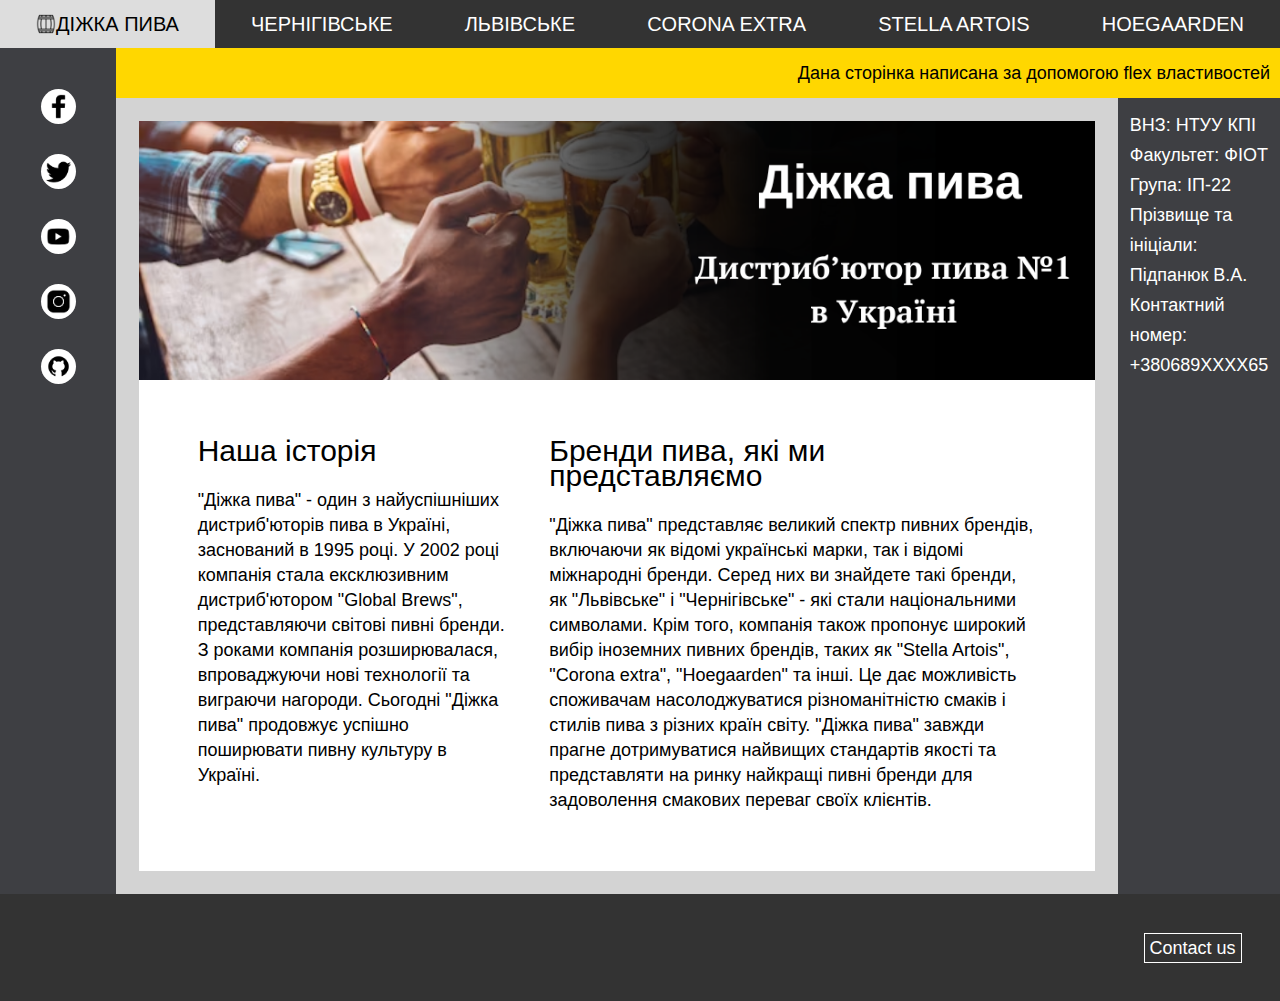
<file: index.html>
<!DOCTYPE html>
	<head>
		<title>title</title>
		<link rel="stylesheet" href="css/style.css" />
		<meta http-equiv="Content-type" content="text/html;charset=UTF-8" />
	</head>
	<body>
		<div class="content">
			<div class="navbar">
					<a href="index.html"><img src="img/icons8-wooden-beer-keg-100.png" alt="#">ДІЖКА ПИВА</a>
					<a href="chernihivske.html">ЧЕРНІГІВСЬКЕ</a>
					<a href="lvivske.html">ЛЬВІВСЬКЕ</a>
					<a href="corona.html">CORONA EXTRA</a>
					<a href="stella_artois.html">STELLA ARTOIS</a>
					<a href="hoegaarden.html">HOEGAARDEN</a>
			</div>
			<div class="row">
				<div class="block2">
					<div class="toolbar_item"><a class="icon" href="https://uk-ua.facebook.com/">
						<img src="img/icons8-facebook-500.png" alt="#">
					</a></div>
					<div class="toolbar_item"><a class="icon" href="https://twitter.com/" target="_blank">
						<img src="img/icons8-twitter-500.png" alt="#">
					</a></div>
					<div class="toolbar_item"><a class="icon" href="https://www.youtube.com/" target="_blank">
						<img src="img/icons8-youtube-500.png" alt="#">
					</a></div>
					<div class="toolbar_item"><a class="icon" href="https://www.instagram.com/" target="_blank">
						<img src="img/icons8-instagram-500.png" alt="#">
					</a></div>
					<div class="toolbar_item"><a class="icon" href="https://github.com/" target="_blank">
						<img src="img/icons8-github-512.png" alt="#">
					</a></div>

				</div>
				<div class="column">
					<div class="block3">
						Дана сторінка написана за допомогою flex властивостей
					</div>
					<div class="row">
						<div class="block4">
							<img src="img/mainwall.png" alt="#">
							<div class="main_text">
								<div class="main_text1">
									<h1>Наша історія</h1>
									<br>
									<b>
										"Діжка пива" - один з найуспішніших дистриб'юторів пива в Україні, заснований в 1995 році. У 2002 році компанія стала ексклюзивним дистриб'ютором "Global Brews", представляючи світові пивні бренди. З роками компанія розширювалася, впроваджуючи нові технології та виграючи нагороди. Сьогодні "Діжка пива" продовжує успішно поширювати пивну культуру в Україні.
									</b>	
								</div>
								<div class="main_text2">
									<h1>Бренди пива, які ми представляємо</h1>
								<br>
								<b>
									"Діжка пива" представляє великий спектр пивних брендів, включаючи як відомі українські марки, так і відомі міжнародні бренди. Серед них ви знайдете такі бренди, як "Львівське" і "Чернігівське" - які стали національними символами.

Крім того, компанія також пропонує широкий вибір іноземних пивних брендів, таких як "Stella Artois", "Corona extra", "Hoegaarden" та інші. Це дає можливість споживачам насолоджуватися різноманітністю смаків і стилів пива з різних країн світу.

"Діжка пива" завжди прагне дотримуватися найвищих стандартів якості та представляти на ринку найкращі пивні бренди для задоволення смакових переваг своїх клієнтів.
								</b>
								</div>
							</div>
						</div>
						<div class="block5">
							<div class="contacts">
								<ul>
									<li>ВНЗ: НТУУ КПІ</li>
									<li>Факультет: ФІОТ</li>
									<li>Група: ІП-22</li>
									<li>Прізвище та ініціали: Підпанюк В.А.</li>
									<li>Контактний номер: +380689ХХХХ65</li>
								</ul>
							</div>
						</div>
					</div>
				</div>
			</div>
			<div class="footer">
				<div class="footer_item">
					Contact us
				</div>
			</div>
		</div>
	</body>
</html>
</file>
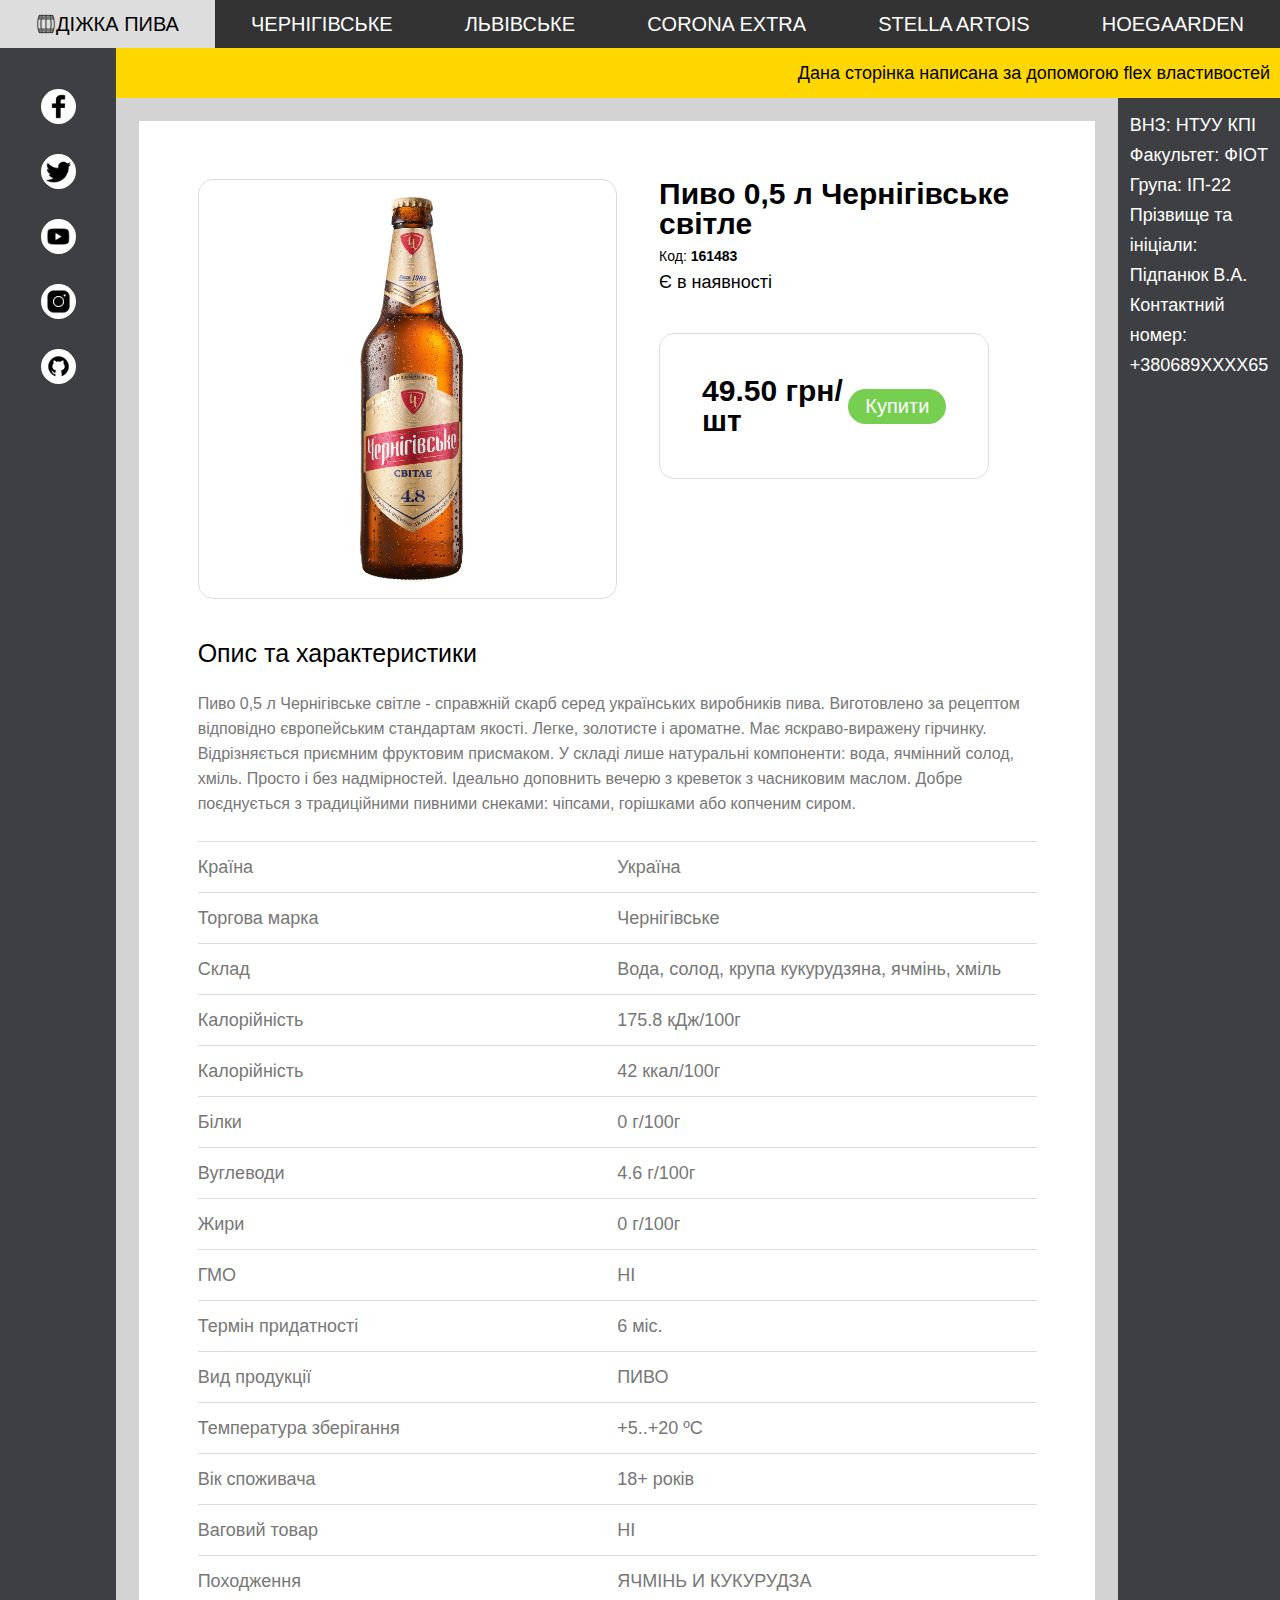
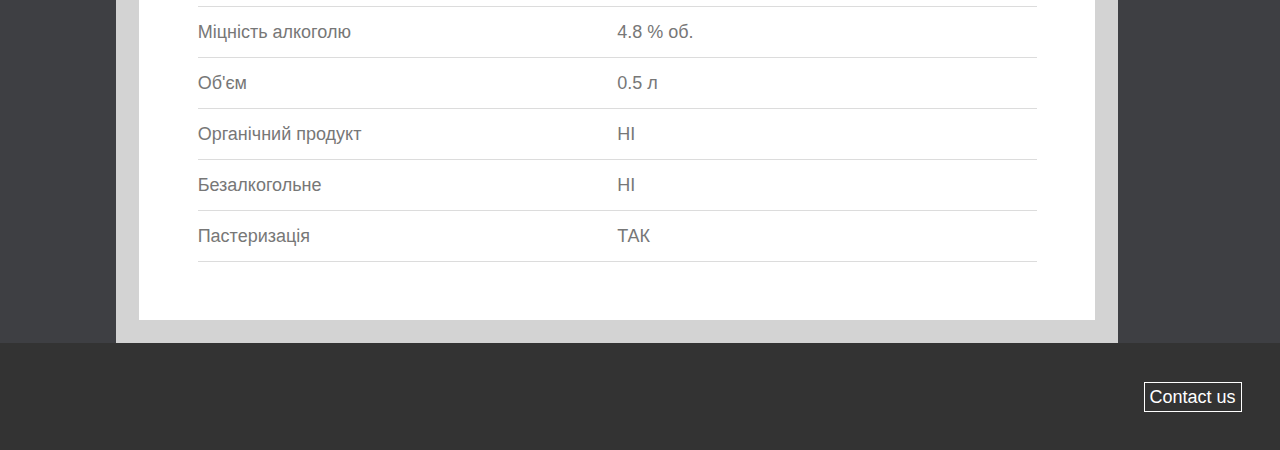
<file: chernihivske.html>
<!DOCTYPE html>
	<head>
		<title>title</title>
		<link rel="stylesheet" href="css/side_pages_style.css" />
		<meta http-equiv="Content-type" content="text/html;charset=UTF-8" />
	</head>
	<body>
		<div class="content">
			<div class="navbar">
					<a href="index.html"><img src="img/icons8-wooden-beer-keg-100.png" alt="#">ДІЖКА ПИВА</a>
					<a href="chernihivske.html">ЧЕРНІГІВСЬКЕ</a>
					<a href="lvivske.html">ЛЬВІВСЬКЕ</a>
					<a href="corona.html">CORONA EXTRA</a>
					<a href="stella_artois.html">STELLA ARTOIS</a>
					<a href="hoegaarden.html">HOEGAARDEN</a>
			</div>
			<div class="row">
				<div class="block2">
					<a class="icon" href="https://uk-ua.facebook.com/">
						<img src="img/icons8-facebook-500.png" alt="#">
					</a>
					<a class="icon" href="https://twitter.com/" target="_blank">
						<img src="img/icons8-twitter-500.png" alt="#">
					</a>
					<a class="icon" href="https://www.youtube.com/" target="_blank">
						<img src="img/icons8-youtube-500.png" alt="#">
					</a>
					<a class="icon" href="https://www.instagram.com/" target="_blank">
						<img src="img/icons8-instagram-500.png" alt="#">
					</a>
					<a class="icon" href="https://github.com/" target="_blank">
						<img src="img/icons8-github-512.png" alt="#">
					</a>

				</div>
				<div class="column">
					<div class="block3">
						Дана сторінка написана за допомогою flex властивостей
					</div>
					<div class="row">
						<div class="block4">
							<div class="row">
								<img src="img/chernihivske.jpg" alt="#">
							<div class="column">
								<h1><b>Пиво 0,5 л Чернігівське світле</b></h1>
								<div class="code">Код: <b>161483</b></div>
								<div class="availability">
									Є в наявності
								</div>
								<div class="price">
									<b>49.50 грн/шт</b>
									<a href="#">Купити</a>
								</div>
							</div>
							</div>
								<div class="description">
									<h2><b>Опис та характеристики</b></h2>
									<br>
Пиво 0,5 л Чернігівське світле - справжній скарб серед українських виробників пива. Виготовлено за рецептом відповідно європейським стандартам якості. Легке, золотисте і ароматне. Має яскраво-виражену гірчинку. Відрізняється приємним фруктовим присмаком. У складі лише натуральні компоненти: вода, ячмінний солод, хміль. Просто і без надмірностей. Ідеально доповнить вечерю з креветок з часниковим маслом. Добре поєднується з традиційними пивними снеками: чіпсами, горішками або копченим сиром.									<br>
									<br>
								</div>
								
								<div class="characteristic_item">
									<div class="characteristic_name">Країна</div>
									<div class="characteristic_value">Україна</div>
								</div>
								<div class="characteristic_item">
									<div class="characteristic_name">Торгова марка</div>
									<div class="characteristic_value">Чернігівське</div>
								</div>
								<div class="characteristic_item">
									<div class="characteristic_name">Склад</div>
									<div class="characteristic_value">Вода, солод, крупа кукурудзяна, ячмінь, хміль</div>
								</div>
								<div class="characteristic_item">
									<div class="characteristic_name">Калорійність</div>
									<div class="characteristic_value">175.8 кДж/100г</div>
								</div>
								<div class="characteristic_item">
									<div class="characteristic_name">Калорійність</div>
									<div class="characteristic_value">42 ккал/100г</div>
								</div>
								<div class="characteristic_item">
									<div class="characteristic_name">Білки</div>
									<div class="characteristic_value">0 г/100г</div>
								</div>
								<div class="characteristic_item">
									<div class="characteristic_name">Вуглеводи</div>
									<div class="characteristic_value">4.6 г/100г</div>
								</div>
								<div class="characteristic_item">
									<div class="characteristic_name">Жири</div>
									<div class="characteristic_value">0 г/100г</div>
								</div>
								<div class="characteristic_item">
									<div class="characteristic_name">ГМО</div>
									<div class="characteristic_value">НІ</div>
								</div>
								<div class="characteristic_item">
									<div class="characteristic_name">Термін придатності</div>
									<div class="characteristic_value">6 міс.</div>
								</div>
								<div class="characteristic_item">
									<div class="characteristic_name">Вид продукції</div>
									<div class="characteristic_value">ПИВО</div>
								</div>
								<div class="characteristic_item">
									<div class="characteristic_name">Температура зберігання</div>
									<div class="characteristic_value">+5..+20 ºC</div>
								</div>
								<div class="characteristic_item">
									<div class="characteristic_name">Вік споживача</div>
									<div class="characteristic_value">18+ років</div>
								</div>
								<div class="characteristic_item">
									<div class="characteristic_name">Ваговий товар</div>
									<div class="characteristic_value">НІ</div>
								</div>
								<div class="characteristic_item">
									<div class="characteristic_name">Походження</div>
									<div class="characteristic_value">ЯЧМІНЬ И КУКУРУДЗА</div>
								</div>
								<div class="characteristic_item">
									<div class="characteristic_name">Міцність алкоголю</div>
									<div class="characteristic_value">4.8 % об.</div>
								</div>
								<div class="characteristic_item">
									<div class="characteristic_name">Об'єм</div>
									<div class="characteristic_value">0.5 л</div>
								</div>
								<div class="characteristic_item">
									<div class="characteristic_name">Органічний продукт</div>
									<div class="characteristic_value">НІ</div>
								</div>
								<div class="characteristic_item">
									<div class="characteristic_name">Безалкогольне</div>
									<div class="characteristic_value">НІ</div>
								</div>
								<div class="characteristic_item">
									<div class="characteristic_name">Пастеризація</div>
									<div class="characteristic_value">ТАК</div>
								</div>
								<div class="characteristic_item">
									<div class="characteristic_name"></div>
									<div class="characteristic_value"></div>
								</div>
						</div>
						<div class="block5">
							<div class="contacts">
								<ul>
									<li>ВНЗ: НТУУ КПІ</li>
									<li>Факультет: ФІОТ</li>
									<li>Група: ІП-22</li>
									<li>Прізвище та ініціали: Підпанюк В.А.</li>
									<li>Контактний номер: +380689ХХХХ65</li>
								</ul>
							</div>
						</div>
					</div>
				</div>
			</div>
			<div class="footer">
				<div class="footer_item">
					Contact us
				</div>
			</div>
	</body>
</html>
</file>
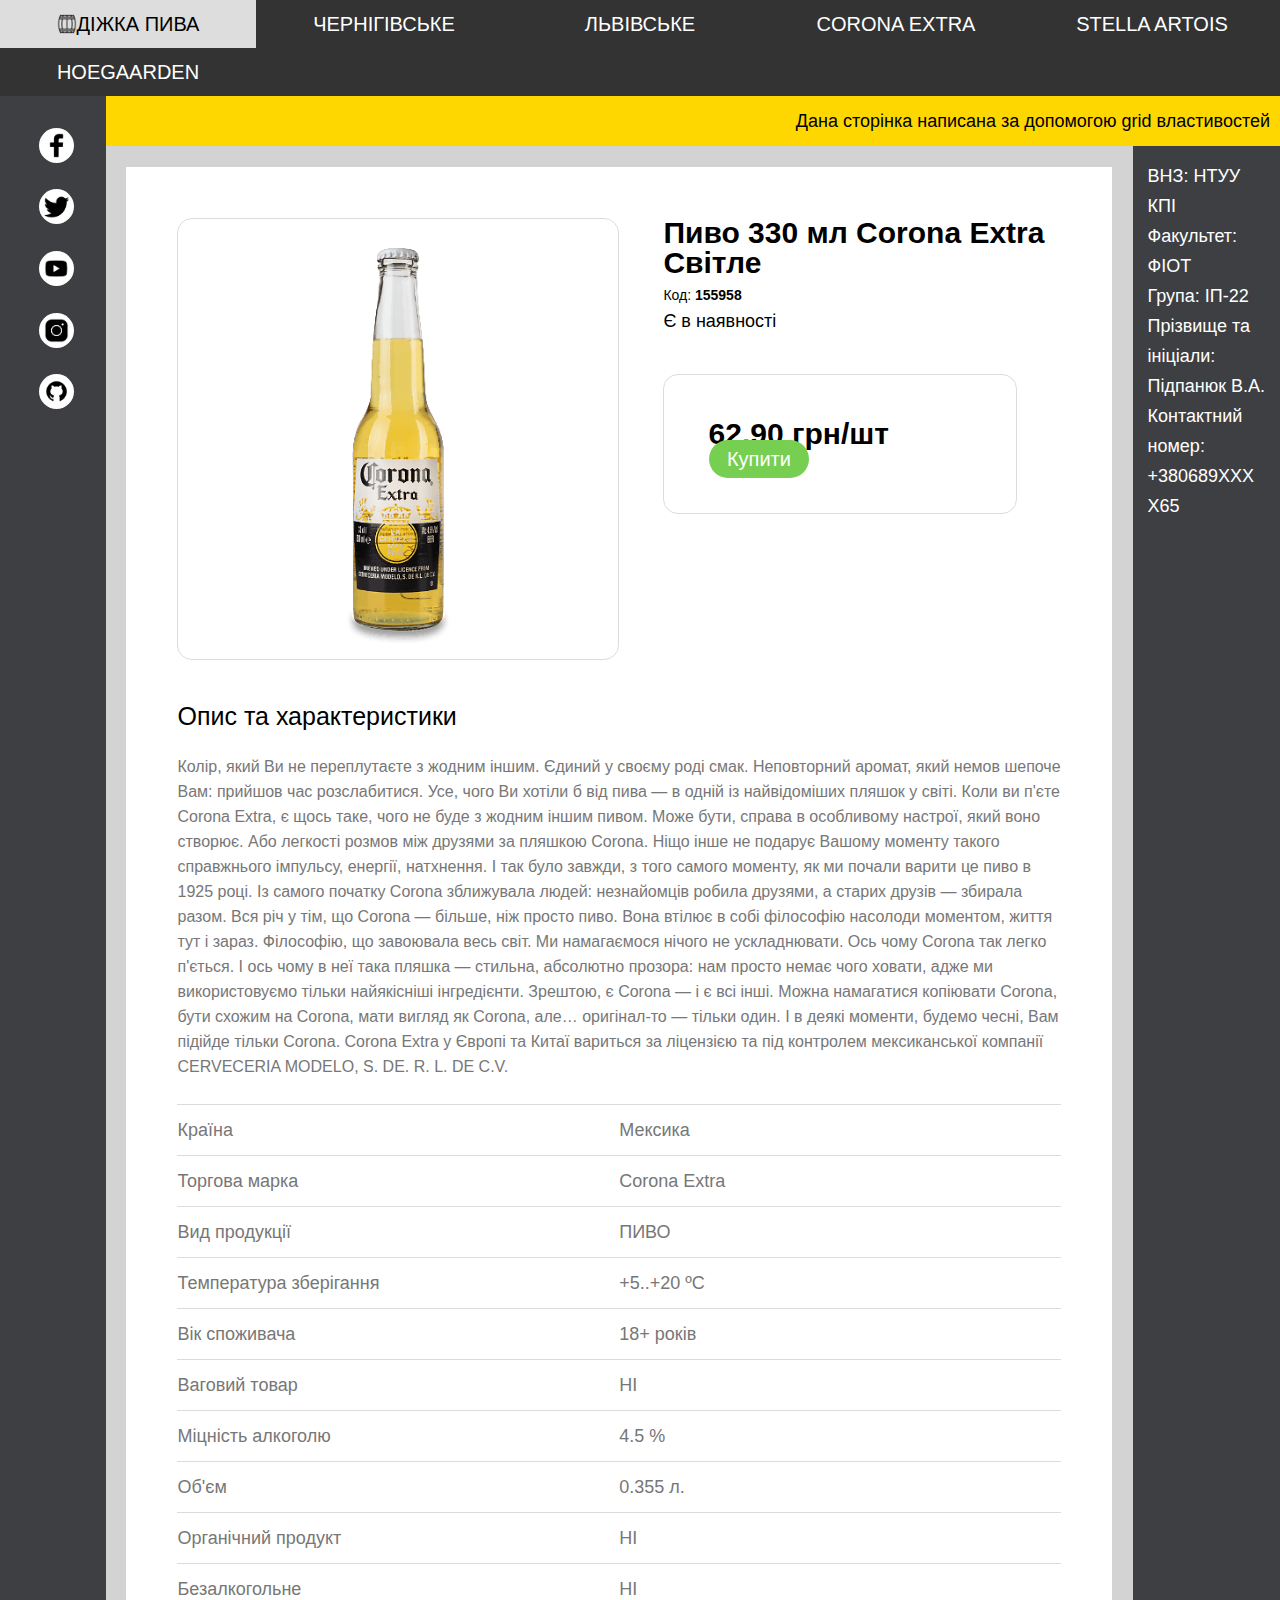
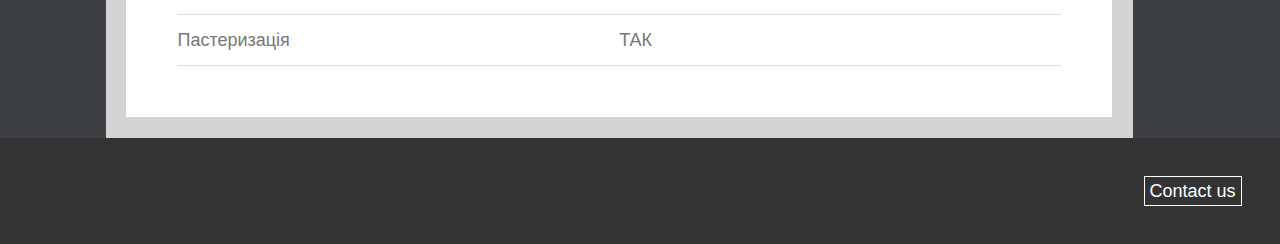
<file: corona.html>
<!DOCTYPE html>
	<head>
		<title>title</title>
		<link rel="stylesheet" href="css/side_pages_style_grid.css" />
		<meta http-equiv="Content-type" content="text/html;charset=UTF-8" />
	</head>
	<body>
		<div class="content">
			<div class="navbar">
					<a href="index.html"><img src="img/icons8-wooden-beer-keg-100.png" alt="#">ДІЖКА ПИВА</a>
					<a href="chernihivske.html">ЧЕРНІГІВСЬКЕ</a>
					<a href="lvivske.html">ЛЬВІВСЬКЕ</a>
					<a href="corona.html">CORONA EXTRA</a>
					<a href="stella_artois.html">STELLA ARTOIS</a>
					<a href="hoegaarden.html">HOEGAARDEN</a>
			</div>
				<div class="block2">
					<a class="icon" href="https://uk-ua.facebook.com/">
						<img src="img/icons8-facebook-500.png" alt="#">
					</a>
					<a class="icon" href="https://twitter.com/" target="_blank">
						<img src="img/icons8-twitter-500.png" alt="#">
					</a>
					<a class="icon" href="https://www.youtube.com/" target="_blank">
						<img src="img/icons8-youtube-500.png" alt="#">
					</a>
					<a class="icon" href="https://www.instagram.com/" target="_blank">
						<img src="img/icons8-instagram-500.png" alt="#">
					</a>
					<a class="icon" href="https://github.com/" target="_blank">
						<img src="img/icons8-github-512.png" alt="#">
					</a>

				</div>
					<div class="block3">
						Дана сторінка написана за допомогою grid властивостей
					</div>
			<div class="block4">
				<img src="img/corona.png" alt="#">
				<div class="column_item">
						<h1><b>Пиво 330 мл Corona Extra Світле</b></h1>
						<div class="code">Код: 
							<b>155958</b>
						</div>
						<div class="availability">	
							Є в наявності
						</div>
						<div class="price">
							<b>62.90 грн/шт</b>
							<a href="#">Купити</a>
						</div>
				</div>
							<div class="description">
									<h2><b>Опис та характеристики</b></h2>
									<br>
Колір, який Ви не переплутаєте з жодним іншим. Єдиний у своєму роді смак. Неповторний аромат, який немов шепоче Вам: прийшов час розслабитися. Усе, чого Ви хотіли б від пива — в одній із найвідоміших пляшок у світі. Коли ви п'єте Corona Extra, є щось таке, чого не буде з жодним іншим пивом. Може бути, справа в особливому настрої, який воно створює. Або легкості розмов між друзями за пляшкою Corona. Ніщо інше не подарує Вашому моменту такого справжнього імпульсу, енергії, натхнення. І так було завжди, з того самого моменту, як ми почали варити це пиво в 1925 році. Із самого початку Corona зближувала людей: незнайомців робила друзями, а старих друзів — збирала разом. Вся річ у тім, що Corona — більше, ніж просто пиво. Вона втілює в собі філософію насолоди моментом, життя тут і зараз. Філософію, що завоювала весь світ. Ми намагаємося нічого не ускладнювати. Ось чому Corona так легко п'ється. І ось чому в неї така пляшка — стильна, абсолютно прозора: нам просто немає чого ховати, адже ми використовуємо тільки найякісніші інгредієнти. Зрештою, є Corona — і є всі інші. Можна намагатися копіювати Corona, бути схожим на Corona, мати вигляд як Corona, але… оригінал-то — тільки один. І в деякі моменти, будемо чесні, Вам підійде тільки Corona. Corona Extra у Європі та Китаї вариться за ліцензією та під контролем мексиканської компанії CERVECERIA MODELO, S. DE. R. L. DE C.V.									<br>
								<br>
							</div>
								
								<div class="characteristic_item">
									<div class="characteristic_name">Країна</div>
									<div class="characteristic_value">Мексика</div>
								</div>
								<div class="characteristic_item">
									<div class="characteristic_name">Торгова марка</div>
									<div class="characteristic_value">Corona Extra</div>
								</div>
								<div class="characteristic_item">
									<div class="characteristic_name">Вид продукції</div>
									<div class="characteristic_value">ПИВО</div>
								</div>
								<div class="characteristic_item">
									<div class="characteristic_name">Температура зберігання</div>
									<div class="characteristic_value">+5..+20 ºC</div>
								</div>
								<div class="characteristic_item">
									<div class="characteristic_name">Вік споживача</div>
									<div class="characteristic_value">18+ років</div>
								</div>
								<div class="characteristic_item">
									<div class="characteristic_name">Ваговий товар</div>
									<div class="characteristic_value">НІ</div>
								</div>
								<div class="characteristic_item">
									<div class="characteristic_name">Міцність алкоголю</div>
									<div class="characteristic_value">4.5 %</div>
								</div>
								<div class="characteristic_item">
									<div class="characteristic_name">Об'єм</div>
									<div class="characteristic_value">0.355 л.</div>
								</div>
								<div class="characteristic_item">
									<div class="characteristic_name">Органічний продукт</div>
									<div class="characteristic_value">НІ</div>
								</div>
								<div class="characteristic_item">
									<div class="characteristic_name">Безалкогольне</div>
									<div class="characteristic_value">НІ</div>
								</div>
								<div class="characteristic_item">
									<div class="characteristic_name">Пастеризація</div>
									<div class="characteristic_value">ТАК</div>
								</div>
								<div class="characteristic_item">
									<div class="characteristic_name"></div>
									<div class="characteristic_value"></div>
								</div>
					</div>
			<div class="block5">
							<div class="contacts">
								<ul>
									<li>ВНЗ: НТУУ КПІ</li>
									<li>Факультет: ФІОТ</li>
									<li>Група: ІП-22</li>
									<li>Прізвище та ініціали: Підпанюк В.А.</li>
									<li>Контактний номер: +380689ХХХХ65</li>
								</ul>
							</div>
						</div>
				<div class="footer">
					<div class="footer_item">
						Contact us
					</div>
				</div>
			</div>
		</div>
	</body>
</html>
</file>
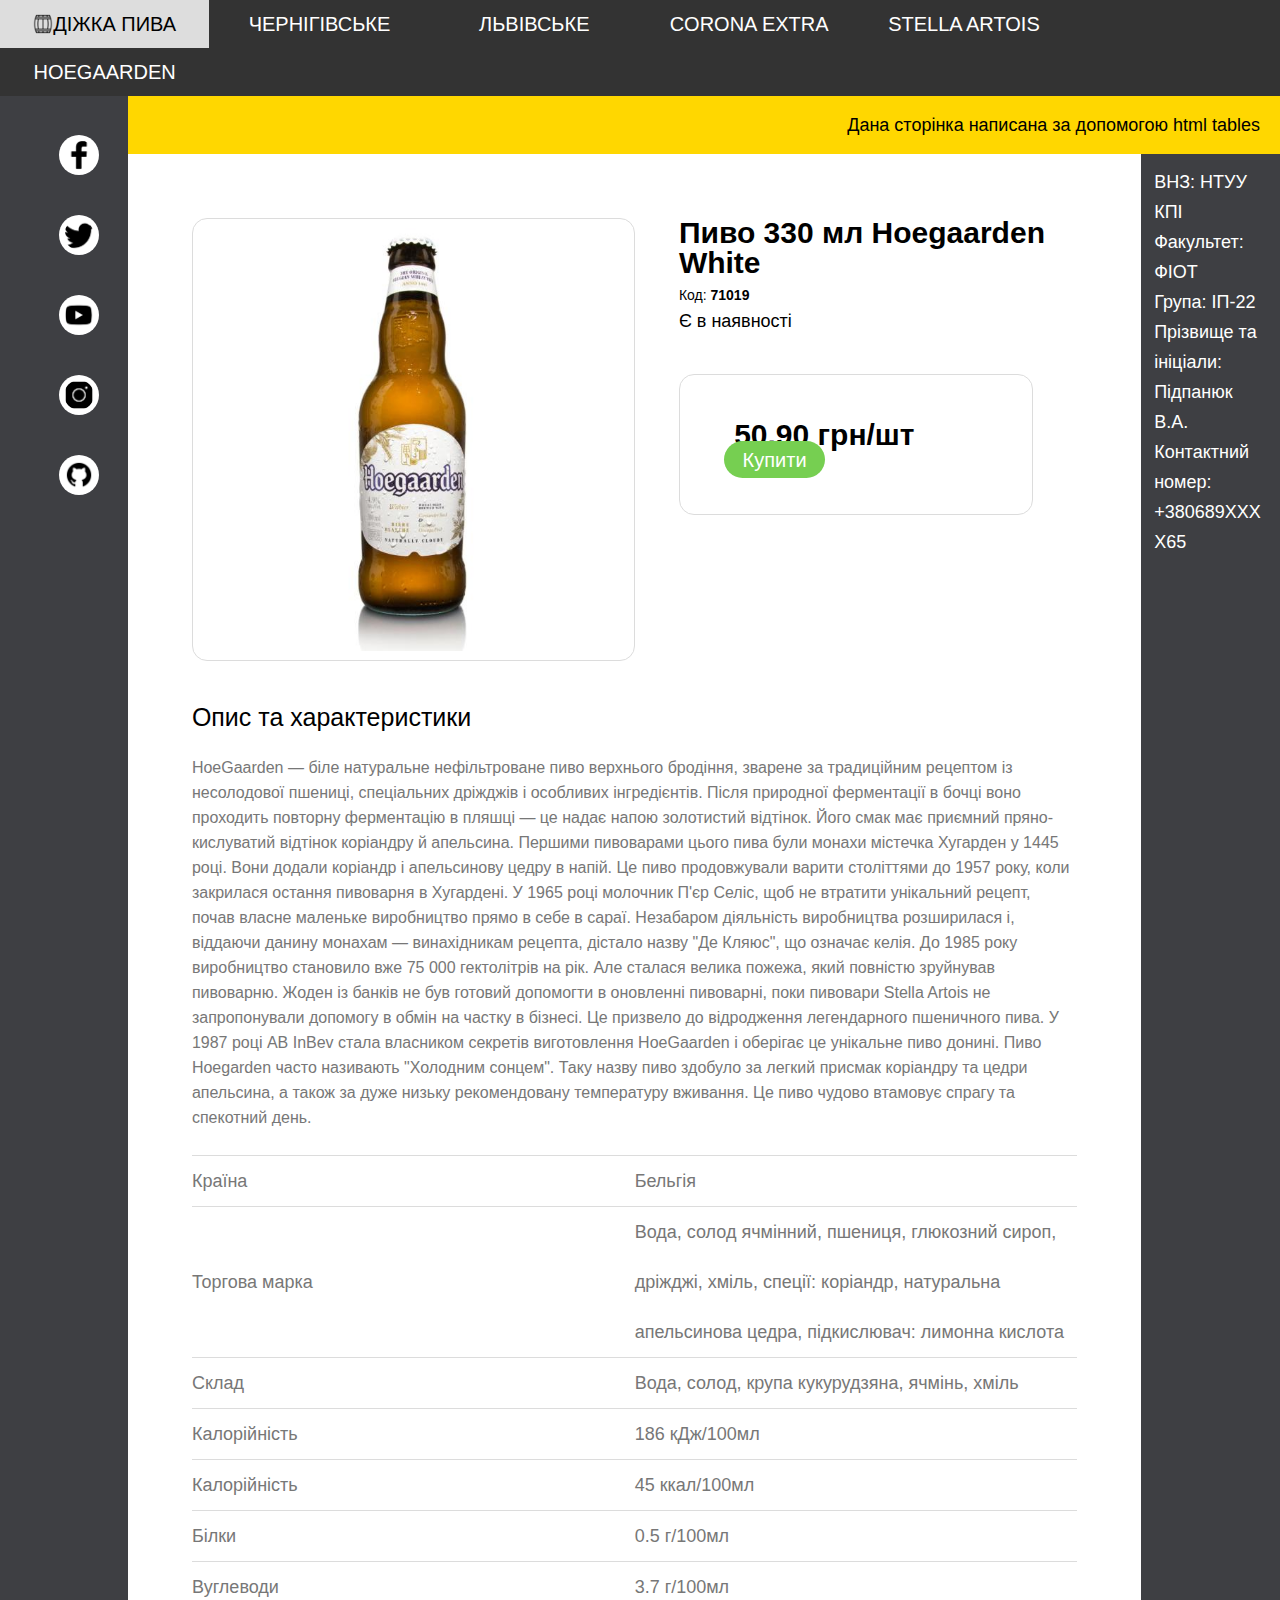
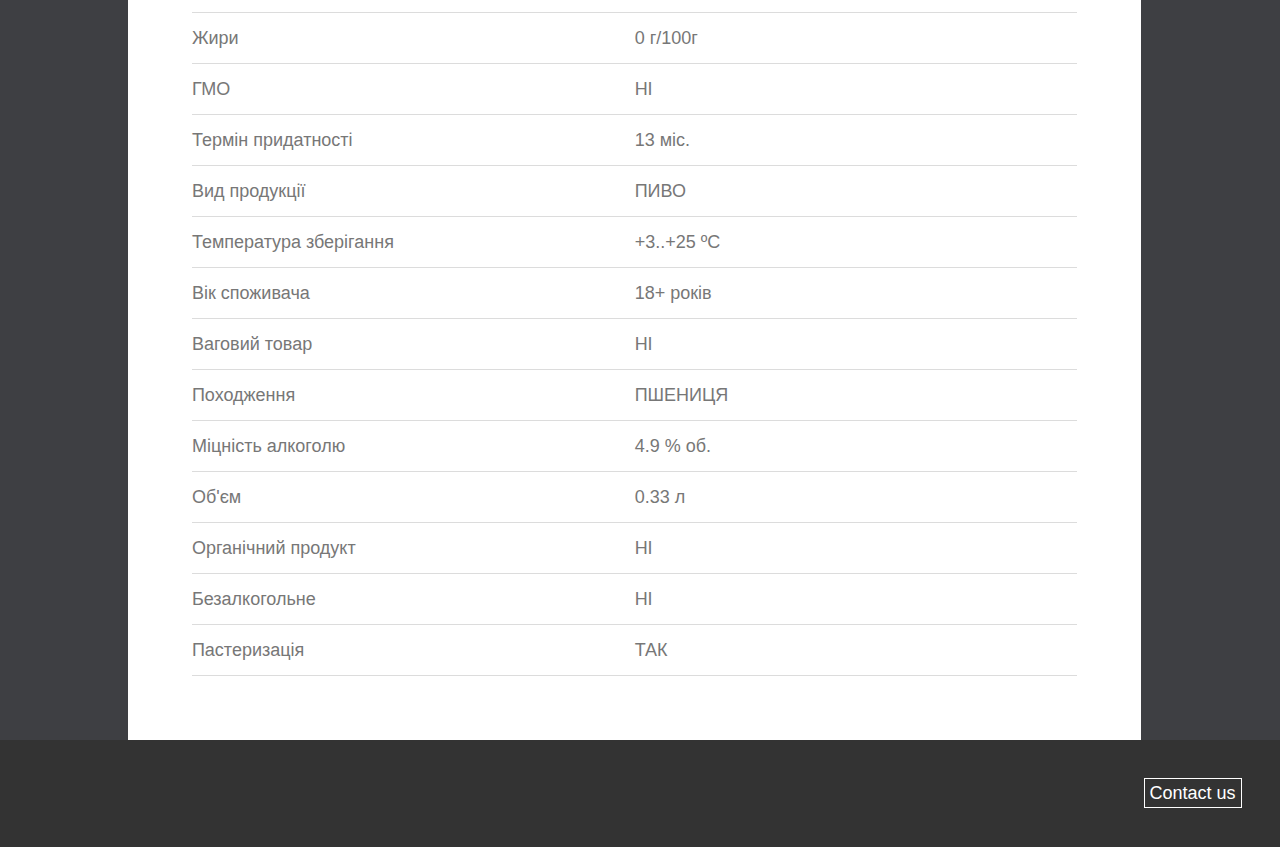
<file: hoegaarden.html>
<!DOCTYPE html>
	<head>
		<title>title</title>
		<link rel="stylesheet" href="css/side_pages_style_table.css" />
		<meta http-equiv="Content-type" content="text/html;charset=UTF-8" />
	</head>
	<body>
		<div class="content">
		<table>
			<tr>
				<td class="navbar" colspan="5">
					<a href="index.html"><img src="img/icons8-wooden-beer-keg-100.png" alt="#">ДІЖКА ПИВА</a>
					<a href="chernihivske.html">ЧЕРНІГІВСЬКЕ</a>
					<a href="lvivske.html">ЛЬВІВСЬКЕ</a>
					<a href="corona.html">CORONA EXTRA</a>
					<a href="stella_artois.html">STELLA ARTOIS</a>
					<a href="hoegaarden.html">HOEGAARDEN</a>
				</td>
			</tr>

			<tr>
				<td class="block2" rowspan="2">
					<a class="icon" href="https://uk-ua.facebook.com/">
						<img src="img/icons8-facebook-500.png" alt="#">
					</a>
					<br>
					<a class="icon" href="https://twitter.com/" target="_blank">
						<img src="img/icons8-twitter-500.png" alt="#">
					</a>
					<br>
					<a class="icon" href="https://www.youtube.com/" target="_blank">
						<img src="img/icons8-youtube-500.png" alt="#">
					</a>
					<br>
					<a class="icon" href="https://www.instagram.com/" target="_blank">
						<img src="img/icons8-instagram-500.png" alt="#">
					</a>
					<br>
					<a class="icon" href="https://github.com/" target="_blank">
						<img src="img/icons8-github-512.png" alt="#">
					</a>
				</td>
				<td class="block3" colspan="2">
					Дана сторінка написана за допомогою html tables
				</td>
			</tr>
			<tr>
				<td class="block4">
					<table>
						<tr>
							<td class="photo"><img src="img/hoegaarden.jpg" alt="#"></td>
							<td class="description_head">
								<h1><b>Пиво 330 мл Hoegaarden White</b></h1>
								<div class="code">Код: <b>71019</b></div>
								<div class="availability">
									Є в наявності
								</div>
								<div class="price">
									<b>50.90 грн/шт</b>
									<a href="#">Купити</a>
								</div>
							</td>
						</tr>

						<tr>
							<td class="description" colspan="2">
								<h2><b>Опис та характеристики</b></h2>
								<br>
HoeGaarden — біле натуральне нефільтроване пиво верхнього бродіння, зварене за традиційним рецептом із несолодової пшениці, спеціальних дріжджів і особливих інгредієнтів. Після природної ферментації в бочці воно проходить повторну ферментацію в пляшці — це надає напою золотистий відтінок. Його смак має приємний пряно-кислуватий відтінок коріандру й апельсина.

Першими пивоварами цього пива були монахи містечка Хугарден у 1445 році. Вони додали коріандр і апельсинову цедру в напій. Це пиво продовжували варити століттями до 1957 року, коли закрилася остання пивоварня в Хугардені. У 1965 році молочник П'єр Селіс, щоб не втратити унікальний рецепт, почав власне маленьке виробництво прямо в себе в сараї. Незабаром діяльність виробництва розширилася і, віддаючи данину монахам — винахідникам рецепта, дістало назву "Де Кляюс", що означає келія.

До 1985 року виробництво становило вже 75 000 гектолітрів на рік. Але сталася велика пожежа, який повністю зруйнував пивоварню. Жоден із банків не був готовий допомогти в оновленні пивоварні, поки пивовари Stella Artois не запропонували допомогу в обмін на частку в бізнесі. Це призвело до відродження легендарного пшеничного пива.

У 1987 році AB InBev стала власником секретів виготовлення HoeGaarden і оберігає це унікальне пиво донині.

Пиво Hoegarden часто називають "Холодним сонцем". Таку назву пиво здобуло за легкий присмак коріандру та цедри апельсина, а також за дуже низьку рекомендовану температуру вживання. Це пиво чудово втамовує спрагу та спекотний день.									<br>
								<br>
							</td>
						</tr>

						<tr>
							<td colspan="2">
								<table>
								<tr class="characteristic_item">
									<td class="characteristic_name">Країна</td>
									<td class="characteristic_value">Бельгія</td>							
								</tr>
								<tr class="characteristic_item">
									<td class="characteristic_name">Торгова марка</td>
									<td class="characteristic_value">
Вода, солод ячмінний, пшениця, глюкозний сироп, дріжджі, хміль, спеції: коріандр, натуральна апельсинова цедра, підкислювач: лимонна кислота</td>
								</tr>
								<tr class="characteristic_item">
									<td class="characteristic_name">Склад</td>
									<td class="characteristic_value">Вода, солод, крупа кукурудзяна, ячмінь, хміль</td>
								</tr>
								<tr class="characteristic_item">
									<td class="characteristic_name">Калорійність</td>
									<td class="characteristic_value">186 кДж/100мл</td>
								</tr>
								<tr class="characteristic_item">
									<td class="characteristic_name">Калорійність</td>
									<td class="characteristic_value">45 ккал/100мл</td>
								</tr>
								<tr class="characteristic_item">
									<td class="characteristic_name">Білки</td>
									<td class="characteristic_value">0.5 г/100мл</td>
								</tr>
								<tr class="characteristic_item">
									<td class="characteristic_name">Вуглеводи</td>
									<td class="characteristic_value">3.7 г/100мл</td>
								</tr>
								<tr class="characteristic_item">
									<td class="characteristic_name">Жири</td>
									<td class="characteristic_value">0 г/100г</td>
								</tr>
								<tr class="characteristic_item">
									<td class="characteristic_name">ГМО</td>
									<td class="characteristic_value">НІ</td>
								</tr>
								<tr class="characteristic_item">
									<td class="characteristic_name">Термін придатності</td>
									<td class="characteristic_value">13 міс.</td>
								</tr>
								<tr class="characteristic_item">
									<td class="characteristic_name">Вид продукції</td>
									<td class="characteristic_value">ПИВО</td>
								</tr>
								<tr class="characteristic_item">
									<td class="characteristic_name">Температура зберігання</td>
									<td class="characteristic_value">+3..+25 ºC</td>
								</tr>
								<tr class="characteristic_item">
									<td class="characteristic_name">Вік споживача</td>
									<td class="characteristic_value">18+ років</td>
								</tr>
								<tr class="characteristic_item">
									<td class="characteristic_name">Ваговий товар</td>
									<td class="characteristic_value">НІ</td>
								</tr>
								<tr class="characteristic_item">
									<td class="characteristic_name">Походження</td>
									<td class="characteristic_value">ПШЕНИЦЯ</td>
								</tr>
								<tr class="characteristic_item">
									<td class="characteristic_name">Міцність алкоголю</td>
									<td class="characteristic_value">4.9 % об.</td>
								</tr>
								<tr class="characteristic_item">
									<td class="characteristic_name">Об'єм</td>
									<td class="characteristic_value">0.33 л</td>
								</tr>
								<tr class="characteristic_item">
									<td class="characteristic_name">Органічний продукт</td>
									<td class="characteristic_value">НІ</td>
								</tr>
								<tr class="characteristic_item">
									<td class="characteristic_name">Безалкогольне</td>
									<td class="characteristic_value">НІ</td>
								</tr>
								<tr class="characteristic_item">
									<td class="characteristic_name">Пастеризація</td>
									<td class="characteristic_value">ТАК</td>
								</tr>
								<tr class="characteristic_item">
									<td class="characteristic_name"></td>
									<td class="characteristic_value"></td>
								</tr>
								</table>
							</td>
						</tr>
					</table>
				</td>
				<td class="block5">
						<div class="contacts">
							<ul>
								<li>ВНЗ: НТУУ КПІ</li>
								<li>Факультет: ФІОТ</li>
								<li>Група: ІП-22</li>
								<li>Прізвище та ініціали: <br>Підпанюк В.А.</li>
								<li>Контактний номер: +380689ХХХХ65</li>
							</ul>
						</div>
				</td>
			</tr>

			<tr>
				<td class="footer" colspan="4">
						<div class="footer_item">
						Contact us
					</div>
				</td>
			</tr>
		</table>
		</div>
	</body>
</html>
</file>
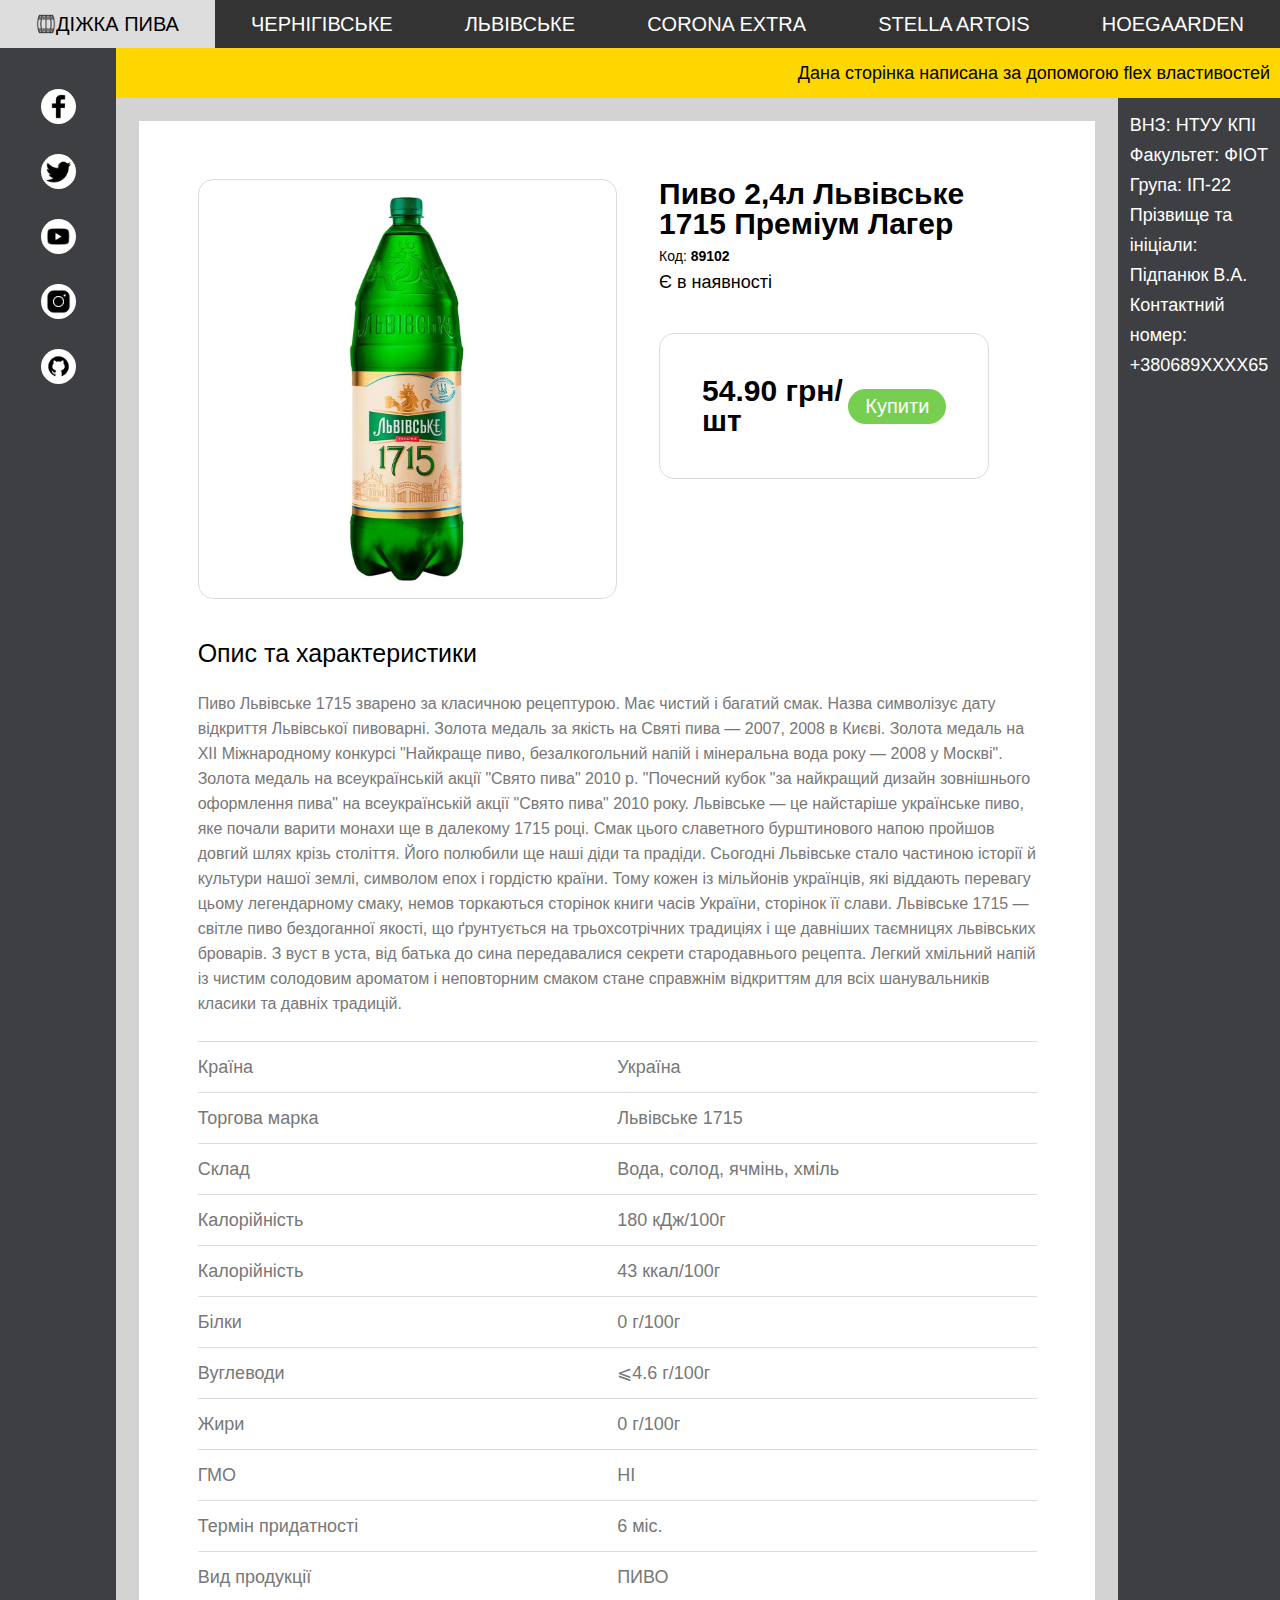
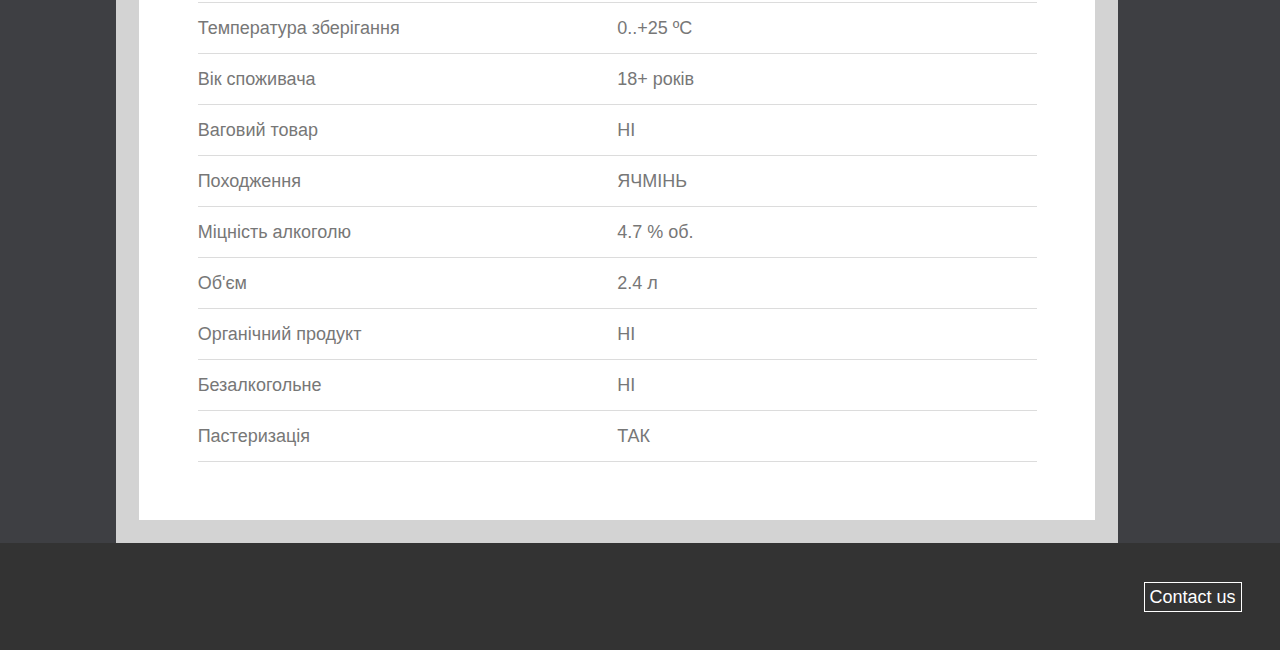
<file: lvivske.html>
<!DOCTYPE html>
	<head>
		<title>title</title>
		<link rel="stylesheet" href="css/side_pages_style.css" />
		<meta http-equiv="Content-type" content="text/html;charset=UTF-8" />
	</head>
	<body>
		<div class="content">
			<div class="navbar">
					<a href="index.html"><img src="img/icons8-wooden-beer-keg-100.png" alt="#">ДІЖКА ПИВА</a>
					<a href="chernihivske.html">ЧЕРНІГІВСЬКЕ</a>
					<a href="lvivske.html">ЛЬВІВСЬКЕ</a>
					<a href="corona.html">CORONA EXTRA</a>
					<a href="stella_artois.html">STELLA ARTOIS</a>
					<a href="hoegaarden.html">HOEGAARDEN</a>
			</div>
			<div class="row">
				<div class="block2">
					<a class="icon" href="https://uk-ua.facebook.com/">
						<img src="img/icons8-facebook-500.png" alt="#">
					</a>
					<a class="icon" href="https://twitter.com/" target="_blank">
						<img src="img/icons8-twitter-500.png" alt="#">
					</a>
					<a class="icon" href="https://www.youtube.com/" target="_blank">
						<img src="img/icons8-youtube-500.png" alt="#">
					</a>
					<a class="icon" href="https://www.instagram.com/" target="_blank">
						<img src="img/icons8-instagram-500.png" alt="#">
					</a>
					<a class="icon" href="https://github.com/" target="_blank">
						<img src="img/icons8-github-512.png" alt="#">
					</a>

				</div>
				<div class="column">
					<div class="block3">
						Дана сторінка написана за допомогою flex властивостей
					</div>
					<div class="row">
						<div class="block4">
							<div class="row">
							<img src="img/lvivske.jpg" alt="#">
							<div class="column">
								<h1><b>Пивo 2,4л Львівськe 1715 Пpeміум Лaгep</b></h1>
								<div class="code">Код: <b>89102</b></div>
								<div class="availability">
									Є в наявності
								</div>
								<div class="price">
									<b>54.90 грн/шт</b>
									<a href="#">Купити</a>
								</div>
							</div>
							</div>
								<div class="description">
									<h2><b>Опис та характеристики</b></h2>
									<br>
Пиво Львівське 1715 зварено за класичною рецептурою. Має чистий і багатий смак. Назва символізує дату відкриття Львівської пивоварні.

Золота медаль за якість на Святі пива — 2007, 2008 в Києві. Золота медаль на XII Міжнародному конкурсі "Найкраще пиво, безалкогольний напій і мінеральна вода року — 2008 у Москві". Золота медаль на всеукраїнській акції "Свято пива" 2010 р. "Почесний кубок "за найкращий дизайн зовнішнього оформлення пива" на всеукраїнській акції "Свято пива" 2010 року.

Львівське — це найстаріше українське пиво, яке почали варити монахи ще в далекому 1715 році. Смак цього славетного бурштинового напою пройшов довгий шлях крізь століття. Його полюбили ще наші діди та прадіди. Сьогодні Львівське стало частиною історії й культури нашої землі, символом епох і гордістю країни. Тому кожен із мільйонів українців, які віддають перевагу цьому легендарному смаку, немов торкаються сторінок книги часів України, сторінок її слави.

Львівське 1715 — світле пиво бездоганної якості, що ґрунтується на трьохсотрічних традиціях і ще давніших таємницях львівських броварів. З вуст в уста, від батька до сина передавалися секрети стародавнього рецепта. Легкий хмільний напій із чистим солодовим ароматом і неповторним смаком стане справжнім відкриттям для всіх шанувальників класики та давніх традицій.									<br>
								<br>
								</div>
								
								<div class="characteristic_item">
									<div class="characteristic_name">Країна</div>
									<div class="characteristic_value">Україна</div>
								</div>
								<div class="characteristic_item">
									<div class="characteristic_name">Торгова марка</div>
									<div class="characteristic_value">Львівське 1715</div>
								</div>
								<div class="characteristic_item">
									<div class="characteristic_name">Склад</div>
									<div class="characteristic_value">Вода, солод, ячмінь, хміль</div>
								</div>
								<div class="characteristic_item">
									<div class="characteristic_name">Калорійність</div>
									<div class="characteristic_value">180 кДж/100г</div>
								</div>
								<div class="characteristic_item">
									<div class="characteristic_name">Калорійність</div>
									<div class="characteristic_value">43 ккал/100г</div>
								</div>
								<div class="characteristic_item">
									<div class="characteristic_name">Білки</div>
									<div class="characteristic_value">0 г/100г</div>
								</div>
								<div class="characteristic_item">
									<div class="characteristic_name">Вуглеводи</div>
									<div class="characteristic_value">⩽4.6 г/100г</div>
								</div>
								<div class="characteristic_item">
									<div class="characteristic_name">Жири</div>
									<div class="characteristic_value">0 г/100г</div>
								</div>
								<div class="characteristic_item">
									<div class="characteristic_name">ГМО</div>
									<div class="characteristic_value">НІ</div>
								</div>
								<div class="characteristic_item">
									<div class="characteristic_name">Термін придатності</div>
									<div class="characteristic_value">6 міс.</div>
								</div>
								<div class="characteristic_item">
									<div class="characteristic_name">Вид продукції</div>
									<div class="characteristic_value">ПИВО</div>
								</div>
								<div class="characteristic_item">
									<div class="characteristic_name">Температура зберігання</div>
									<div class="characteristic_value">0..+25 ºC</div>
								</div>
								<div class="characteristic_item">
									<div class="characteristic_name">Вік споживача</div>
									<div class="characteristic_value">18+ років</div>
								</div>
								<div class="characteristic_item">
									<div class="characteristic_name">Ваговий товар</div>
									<div class="characteristic_value">НІ</div>
								</div>
								<div class="characteristic_item">
									<div class="characteristic_name">Походження</div>
									<div class="characteristic_value">ЯЧМІНЬ</div>
								</div>
								<div class="characteristic_item">
									<div class="characteristic_name">Міцність алкоголю</div>
									<div class="characteristic_value">4.7 % об.</div>
								</div>
								<div class="characteristic_item">
									<div class="characteristic_name">Об'єм</div>
									<div class="characteristic_value">2.4 л</div>
								</div>
								<div class="characteristic_item">
									<div class="characteristic_name">Органічний продукт</div>
									<div class="characteristic_value">НІ</div>
								</div>
								<div class="characteristic_item">
									<div class="characteristic_name">Безалкогольне</div>
									<div class="characteristic_value">НІ</div>
								</div>
								<div class="characteristic_item">
									<div class="characteristic_name">Пастеризація</div>
									<div class="characteristic_value">ТАК</div>
								</div>
								<div class="characteristic_item">
									<div class="characteristic_name"></div>
									<div class="characteristic_value"></div>
								</div>
						</div>
						<div class="block5">
							<div class="contacts">
								<ul>
									<li>ВНЗ: НТУУ КПІ</li>
									<li>Факультет: ФІОТ</li>
									<li>Група: ІП-22</li>
									<li>Прізвище та ініціали: Підпанюк В.А.</li>
									<li>Контактний номер: +380689ХХХХ65</li>
								</ul>
							</div>
						</div>
					</div>
				</div>
			</div>
			<div class="footer">
				<div class="footer_item">
					Contact us
				</div>
			</div>
	</body>
</html>
</file>
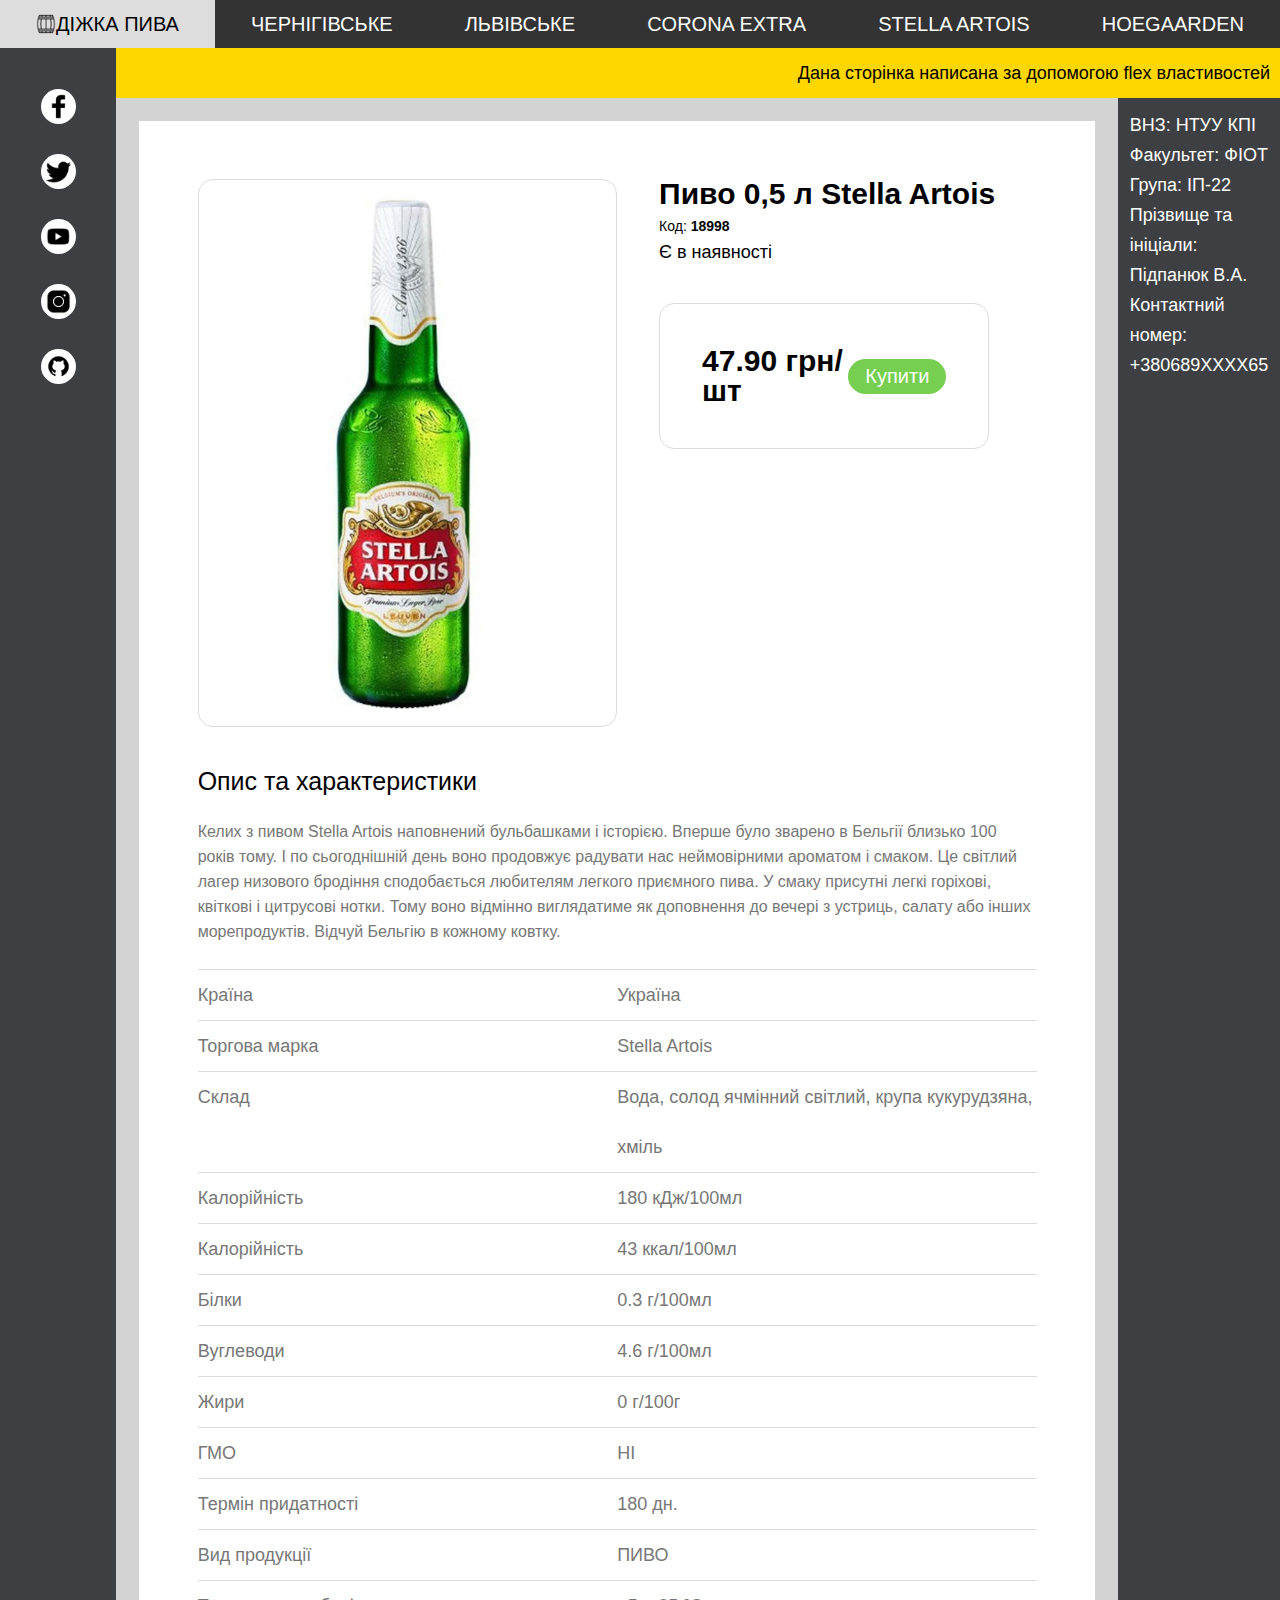
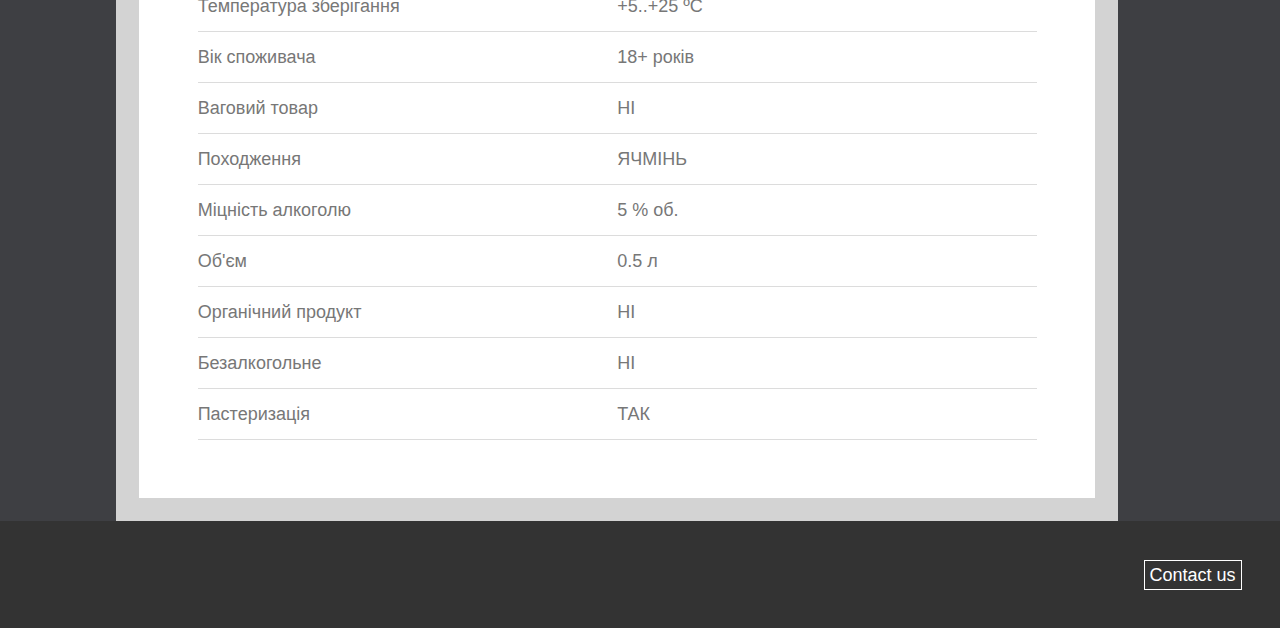
<file: stella_artois.html>
<!DOCTYPE html>
	<head>
		<title>title</title>
		<link rel="stylesheet" href="css/side_pages_style.css" />
		<meta http-equiv="Content-type" content="text/html;charset=UTF-8" />
	</head>
	<body>
		<div class="content">
			<div class="navbar">
					<a href="index.html"><img src="img/icons8-wooden-beer-keg-100.png" alt="#">ДІЖКА ПИВА</a>
					<a href="chernihivske.html">ЧЕРНІГІВСЬКЕ</a>
					<a href="lvivske.html">ЛЬВІВСЬКЕ</a>
					<a href="corona.html">CORONA EXTRA</a>
					<a href="stella_artois.html">STELLA ARTOIS</a>
					<a href="hoegaarden.html">HOEGAARDEN</a>
			</div>
			<div class="row">
				<div class="block2">
					<a class="icon" href="https://uk-ua.facebook.com/">
						<img src="img/icons8-facebook-500.png" alt="#">
					</a>
					<a class="icon" href="https://twitter.com/" target="_blank">
						<img src="img/icons8-twitter-500.png" alt="#">
					</a>
					<a class="icon" href="https://www.youtube.com/" target="_blank">
						<img src="img/icons8-youtube-500.png" alt="#">
					</a>
					<a class="icon" href="https://www.instagram.com/" target="_blank">
						<img src="img/icons8-instagram-500.png" alt="#">
					</a>
					<a class="icon" href="https://github.com/" target="_blank">
						<img src="img/icons8-github-512.png" alt="#">
					</a>

				</div>
				<div class="column">
					<div class="block3">
						Дана сторінка написана за допомогою flex властивостей
					</div>
					<div class="row">
						<div class="block4">
							<div class="row">
							<img src="img/Stella_Artois.jpg" alt="#">
							<div class="column">
								<h1><b>Пиво 0,5 л Stella Artois</b></h1>
								<div class="code">Код: <b>18998</b></div>
								<div class="availability">
									Є в наявності
								</div>
								<div class="price">
									<b>47.90 грн/шт</b>
									<a href="#">Купити</a>
								</div>
							</div>
							</div>
								<div class="description">
									<h2><b>Опис та характеристики</b></h2>
									<br>
Келих з пивом Stella Artois наповнений бульбашками і історією. Вперше було зварено в Бельгії близько 100 років тому. І по сьогоднішній день воно продовжує радувати нас неймовірними ароматом і смаком. Це світлий лагер низового бродіння сподобається любителям легкого приємного пива. У смаку присутні легкі горіхові, квіткові і цитрусові нотки. Тому воно відмінно виглядатиме як доповнення до вечері з устриць, салату або інших морепродуктів. Відчуй Бельгію в кожному ковтку.									<br>
								<br>
								</div>
								
								<div class="characteristic_item">
									<div class="characteristic_name">Країна</div>
									<div class="characteristic_value">Україна</div>
								</div>
								<div class="characteristic_item">
									<div class="characteristic_name">Торгова марка</div>
									<div class="characteristic_value">Stella Artois</div>
								</div>
								<div class="characteristic_item">
									<div class="characteristic_name">Склад</div>
									<div class="characteristic_value">Вода, солод ячмінний світлий, крупа кукурудзяна, хміль</div>
								</div>
								<div class="characteristic_item">
									<div class="characteristic_name">Калорійність</div>
									<div class="characteristic_value">180 кДж/100мл</div>
								</div>
								<div class="characteristic_item">
									<div class="characteristic_name">Калорійність</div>
									<div class="characteristic_value">43 ккал/100мл</div>
								</div>
								<div class="characteristic_item">
									<div class="characteristic_name">Білки</div>
									<div class="characteristic_value">0.3 г/100мл</div>
								</div>
								<div class="characteristic_item">
									<div class="characteristic_name">Вуглеводи</div>
									<div class="characteristic_value">4.6 г/100мл</div>
								</div>
								<div class="characteristic_item">
									<div class="characteristic_name">Жири</div>
									<div class="characteristic_value">0 г/100г</div>
								</div>
								<div class="characteristic_item">
									<div class="characteristic_name">ГМО</div>
									<div class="characteristic_value">НІ</div>
								</div>
								<div class="characteristic_item">
									<div class="characteristic_name">Термін придатності</div>
									<div class="characteristic_value">180 дн.</div>
								</div>
								<div class="characteristic_item">
									<div class="characteristic_name">Вид продукції</div>
									<div class="characteristic_value">ПИВО</div>
								</div>
								<div class="characteristic_item">
									<div class="characteristic_name">Температура зберігання</div>
									<div class="characteristic_value">+5..+25 ºC</div>
								</div>
								<div class="characteristic_item">
									<div class="characteristic_name">Вік споживача</div>
									<div class="characteristic_value">18+ років</div>
								</div>
								<div class="characteristic_item">
									<div class="characteristic_name">Ваговий товар</div>
									<div class="characteristic_value">НІ</div>
								</div>
								<div class="characteristic_item">
									<div class="characteristic_name">Походження</div>
									<div class="characteristic_value">ЯЧМІНЬ</div>
								</div>
								<div class="characteristic_item">
									<div class="characteristic_name">Міцність алкоголю</div>
									<div class="characteristic_value">5 % об.</div>
								</div>
								<div class="characteristic_item">
									<div class="characteristic_name">Об'єм</div>
									<div class="characteristic_value">0.5 л</div>
								</div>
								<div class="characteristic_item">
									<div class="characteristic_name">Органічний продукт</div>
									<div class="characteristic_value">НІ</div>
								</div>
								<div class="characteristic_item">
									<div class="characteristic_name">Безалкогольне</div>
									<div class="characteristic_value">НІ</div>
								</div>
								<div class="characteristic_item">
									<div class="characteristic_name">Пастеризація</div>
									<div class="characteristic_value">ТАК</div>
								</div>
								<div class="characteristic_item">
									<div class="characteristic_name"></div>
									<div class="characteristic_value"></div>
								</div>
						</div>
						<div class="block5">
							<div class="contacts">
								<ul>
									<li>ВНЗ: НТУУ КПІ</li>
									<li>Факультет: ФІОТ</li>
									<li>Група: ІП-22</li>
									<li>Прізвище та ініціали: Підпанюк В.А.</li>
									<li>Контактний номер: +380689ХХХХ65</li>
								</ul>
							</div>
						</div>
					</div>
				</div>
			</div>
			<div class="footer">
				<div class="footer_item">
					Contact us
				</div>
			</div>
	</body>
</html>
</file>
<file: css/style.css>
@charset "UTF-8";
* {
  padding: 0;
  margin: 0;
  border: 0;
}

*, *:before, *:after {
  -webkit-box-sizing: border-box;
  box-sizing: border-box;
}

:focus, :active {
  outline: none;
}

a:focus, a:active {
  outline: none;
}

nav, footer, header, aside {
  display: block;
}

html, body {
  height: 100%;
  width: 100%;
  font-size: 100%;
  line-height: 1;
  font-size: 14px;
  -ms-text-size-adjust: 100%;
  -moz-text-size-adjust: 100%;
  -webkit-text-size-adjust: 100%;
}

input, button, textarea {
  font-family: inherit;
}

input::-ms-clear {
  display: none;
}

button {
  cursor: pointer;
}

button::-moz-focus-inner {
  padding: 0;
  border: 0;
}

a, a:visited {
  text-decoration: none;
}

a:hover {
  text-decoration: none;
}

ul li {
  list-style: none;
}

img {
  vertical-align: top;
}

h1, h2, h3, h4, h5, h6 {
  font-size: inherit;
  font-weight: inherit;
}

/*--------------------*/
body {
  background-color: lightgray;
  font-family: arial;
  margin: 0;
}


.content{
  width: 100%;
  height: 100%;
  display: flex;
  flex-direction: column;
  font-size: 18px;
}



.navbar {
  font-size: 20px;
  top: 0;
  position: sticky;
  background-color: #333;
  color: white;  
  display: flex;
  text-align: center;
  align-items: center;
  justify-content: space-between;

  flex-wrap: wrap;
}

.navbar a{
  flex-grow: 1;
  color: white;
  padding: 14px 20px;
  text-decoration: none;
}

.navbar a:hover {
  background-color: #ddd;
  color: black;
}

.navbar img{
  color: white;
  height: 20px;
  width: 20px;
}
.row{
  display: flex;
  flex-direction: row;
  flex:1;
}

.column{
  display: flex;
  flex-direction: column;
  flex-grow: 1;
}

.block2 {
  width: 15%;
  display: flex;
  flex-direction: column;
  align-items: center;
  padding: 2%;
  background-color: #3E3F43;
}

.block2 a{
  margin: 15px;
  display: flex;
  justify-content: center;
  align-items: center;
  background-color: #fff;
  border-radius: 17.5px;
  height: 35px;
  width: 35px;
}
.block2 img{
  height: 25px;
  width: 25px;
}

.block3{
  height: fit-content;
  background-color: gold;
  text-align: right;
  line-height: 30px;
  padding: 10px;
}

.block4 {
  margin: 2%;
  background-color: white;
  display: flex;
  flex-direction: column;
}

.block4 img{
  width: 100%;
}

.main_text {
  line-height: 25px;
  display: flex;
  padding: 4%;
  flex-wrap: wrap;
}

.main_text1{
  width: 40%;
  min-width: 250px;
  padding: 20px;
  display: flex;
  flex-direction: column;
}

.main_text2{
  width: 60%;
  min-width: 250px;
  padding: 20px;
  display: flex;
  flex-direction: column;
}

.main_text1 b{
  font-weight: normal;
}
.main_text2 b{
  font-weight: normal;
}

.main_text1 h1{
  font-size: 30px;
}
.main_text2 h1{
  font-size: 30px;
}

.block5 {
  font-size: 100%;
  background-color: white;
  width: 20%;
  background-color: #3E3F43;
  padding: 1%;
  color: #fff;
  line-height: 30px;
  overflow-wrap: break-word;
}


.footer{
  background-color: #333;
  bottom: 0;
  color: white;
  display: flex;
  justify-content: end;
  padding: 3%;
}


.footer_item{
  padding: 5px;
  border: 1px solid white;
}
</file>
<file: css/side_pages_style.css>
@charset "UTF-8";
* {
  padding: 0;
  margin: 0;
  border: 0;
}

*, *:before, *:after {
  -webkit-box-sizing: border-box;
  box-sizing: border-box;
}

:focus, :active {
  outline: none;
}

a:focus, a:active {
  outline: none;
}

nav, footer, header, aside {
  display: block;
}

html, body {
  height: 100%;
  width: 100%;
  font-size: 100%;
  line-height: 1;
  font-size: 14px;
  -ms-text-size-adjust: 100%;
  -moz-text-size-adjust: 100%;
  -webkit-text-size-adjust: 100%;
}

input, button, textarea {
  font-family: inherit;
}

input::-ms-clear {
  display: none;
}

button {
  cursor: pointer;
}

button::-moz-focus-inner {
  padding: 0;
  border: 0;
}

a, a:visited {
  text-decoration: none;
}

a:hover {
  text-decoration: none;
}

ul li {
  list-style: none;
}

img {
  vertical-align: top;
}

h1, h2, h3, h4, h5, h6 {
  font-size: inherit;
  font-weight: inherit;
}

/*--------------------*/
body {
  background-color: lightgray;
  font-family: arial;
  margin: 0;
}

.content{
  overflow-wrap: break-word;
  width: 100%;
  height: 100%;
  display: flex;
  flex-direction: column;
  font-size: 18px;
}


.navbar {
  font-size: 20px;
  position: sticky;
  top: 0;
  z-index: 1;
  background-color: #333;
  color: white;  
  display: flex;
  text-align: center;
  align-items: center;
  justify-content: space-between;
  flex-wrap: wrap;
}

.navbar a{
  flex-grow: 1;
  color: white;
  padding: 14px 20px;
  text-decoration: none;
}
.navbar a:hover {
  background-color: #ddd;
  color: black;
}

.navbar img{
  color: white;
  height: 20px;
  width: 20px;
}

.row{
  display: flex;
  flex-direction: row;
  flex-grow: 1;
}

.column{
  display: flex;

  flex-direction: column;
  flex-grow: 1;
}

.block2 {
  width: 15%;
  display: flex;
  flex-direction: column;
  align-items: center;
  padding: 2%;
  background-color: #3E3F43;
}

.block2 a{
  margin: 15px;
  display: flex;
  justify-content: center;
  align-items: center;
  background-color: #fff;
  border-radius: 17.5px;
  height: 35px;
  width: 35px;
}
.block2 img{
  height: 25px;
  width: 25px;
}
.block3{
  height: fit-content;
  background-color: gold;
  text-align: right;
  line-height: 30px;
  padding: 10px;
}

.block4 {
  padding: 5%;
  margin: 2%;
  background-color: white;
  display: flex;
  flex-direction: column;
}

.block4 .column{
  width: 50%;
}
.block4 .row{
  flex-wrap: wrap;
}

.block4 img{
  border: 1px solid rgb(220, 220, 220);
  padding: 2%;
  border-radius: 15px;
  max-width: 50%;
  min-width: 200px;
}




.block4 h1, h2{
  font-size: 30px;
  margin-left: 10%;
}

.description{
  padding-top: 5%;
  display: flex;
  justify-content: start;
  flex-direction: column;
  font-size: 16px;
  font-weight: 200;
  line-height: 25px;
  color: #777;
}

.characteristic_item{
  border-top: 1px solid rgb(220, 220, 220);
  display: flex;
  color: #777;
  line-height: 50px;
}
.characteristic_name{
  width: 50%;
}
.characteristic_value{
  width: 50%;
}

.description h2{
  font-size: 25px;
  color: #000;
  margin: 0;
}


.code{
  margin-top: 10px;
  margin-left: 10%;
  font-size: 14px;
  font-weight: normal;
}

.availability{
  margin-top: 10px;
  margin-left: 10%;
}

.price{
  width: fit-content;
  border: 1px solid rgb(220, 220, 220);
  display: flex;
  justify-content: space-between;
  align-items: center;
  border-radius: 15px;
  margin: 10%;
  padding: 10%;
  margin-left: 10%;
}
.price b{
  font-size: 30px;
}

.price a{
  padding: 3%;
  padding-right: 7%;
  padding-left: 7%;
  font-size: 20px;
  border-radius: 20px;
  background-color: rgb(118, 207, 81);
}

.price a:visited{
  color: #fff;
}
.price a:link{
  color: #fff;
}

.price a:hover{
  background-color: rgb(64, 159, 57);
}

.price a:active{
  background-color: rgb(64, 200, 40);
}


.block5 {
  font-size: 100%;
  background-color: white;
  width: 20%;
  background-color: #3E3F43;
  padding: 1%;
  color: #fff;
  line-height: 30px;
  overflow-wrap: break-word;
}


.footer{
  background-color: #333;
  bottom: 0;
  color: white;
  display: flex;
  justify-content: end;
  padding: 3%;
}


.footer_item{
  padding: 5px;
  border: 1px solid white;
}
</file>
<file: css/side_pages_style_grid.css>
@charset "UTF-8";
/*Обнуление*/
* {
  padding: 0;
  margin: 0;
  border: 0;
}

*, *:before, *:after {
  -webkit-box-sizing: border-box;
  box-sizing: border-box;
}

:focus, :active {
  outline: none;
}

a:focus, a:active {
  outline: none;
}

nav, footer, header, aside {
  display: block;
}

html, body {
  height: 100%;
  width: 100%;
  font-size: 100%;
  line-height: 1;
  font-size: 14px;
  -ms-text-size-adjust: 100%;
  -moz-text-size-adjust: 100%;
  -webkit-text-size-adjust: 100%;
}

input, button, textarea {
  font-family: inherit;
}

input::-ms-clear {
  display: none;
}

button {
  cursor: pointer;
}

button::-moz-focus-inner {
  padding: 0;
  border: 0;
}

a, a:visited {
  text-decoration: none;
}

a:hover {
  text-decoration: none;
}

ul li {
  list-style: none;
}

img {
  vertical-align: top;
}

h1, h2, h3, h4, h5, h6 {
  font-size: inherit;
  font-weight: inherit;
}

/*--------------------*/
body {
  background-color: lightgray;
  font-family: arial;
  margin: 0;
}

.content {
  width: fit-content;
  display: grid;
  grid-template-columns: 8.25% auto 11.5%;
  grid-template-rows: auto fit-content auto;
  font-size: 18px;
}

.navbar {
  position: sticky;
  top: 0;
  width: 100%;
  height: auto;
  display: grid;
  grid-template-columns: repeat(auto-fill, minmax(250px, 2fr));
  grid-auto-flow: row;
  font-size: 20px;
  background-color: #333;
  color: white;
  grid-column: 1/4;
}

.navbar img{
  color: white;
  height: 20px;
  width: 20px;
}

.navbar a{
  color: white;
  padding: 14px 0px;
  text-decoration: none;
  text-align: center;
}

.navbar a:hover {
  background-color: #ddd;
  color: black;
}


.home_button img {
  color: white;
  height: 20px;
  width: 20px;
}

.block2 {
  grid-row: 2/4;
  width: 100%;
  min-width: fit-content;
  padding: 5%;
  background-color: #3E3F43;
}

.block2 a {
  display: grid;
  justify-content: center;
  align-items: center;
  background-color: #fff;
  border-radius: 17.5px;
  width: 35px;
  height: 35px;
  margin: 28% 35%;
}

.block2 img {
  height: 25px;
  width: 25px;
}

.block3 {
  font-size: 18px;
  grid-column: 2/4;
  padding: 10px;
  line-height: 30px;
  background-color: gold;
  text-align: right;
}

.block4 {
  grid-row: 3/4;
  display: grid;
  grid-template-columns: 1fr 1fr;
  padding: 5%;
  margin: 2%;
  background-color: white;
}



.block4 img{
  grid-column: 1/2;
  border: 1px solid rgb(220, 220, 220);
  padding: 2%;
  width: 100%;
  border-radius: 15px;
}

.block4 .column_item{
  grid-column: 2/3;
}

.block4 h1, h2{
  font-size: 30px;
  margin-left: 10%;
}

.block4 h1{
}

.description{

  grid-column: 1/3;
  padding-top: 5%;
  justify-content: start;
  flex-direction: column;
  font-size: 16px;
  font-weight: 200;
  line-height: 25px;
  color: #777;
}

.characteristic_item{
  grid-column: 1/3;
  border-top: 1px solid rgb(220, 220, 220);
  color: #777;
  line-height: 50px;
  display: grid;

  grid-template-columns: 1fr 1fr;
}
.characteristic_name{
  grid-column: 1/2;
  width: 50%;
}
.characteristic_value{
  grid-column: 2/3;
  width: 50%;
}

.description h2{
  font-size: 25px;
  color: #000;
  margin: 0;
}


.code{
  margin-top: 10px;
  margin-left: 10%;
  font-size: 14px;
  font-weight: normal;
}

.availability{
  margin-top: 10px;
  margin-left: 10%;
}

.price{
  border: 1px solid rgb(220, 220, 220);
  border-radius: 15px;
  margin: 10%;
  padding: 10%;
  margin-left: 10%;
}
.price b{
  font-size: 30px;
}

.price a{
  padding: 3%;
  padding-right: 7%;
  padding-left: 7%;
  font-size: 20px;
  border-radius: 20px;
  background-color: rgb(118, 207, 81);
}

.price a:visited{
  color: #fff;
}
.price a:link{
  color: #fff;
}

.price a:hover{
  background-color: rgb(64, 159, 57);
}

.price a:active{
  background-color: rgb(64, 200, 40);
}

.block5 {

  flex-direction: none;
  font-size: 18px;
  grid-row: 3/4;
  font-size: 100%;
  color: white;
  background-color: #3E3F43;
  padding: 10%;
  color: #fff;
  line-height: 30px;
  overflow-wrap: break-word;
}


.footer{
  background-color: #333;
  color: white;
  grid-column: 1/4;
  padding: 3%;
  display: grid;

}


.footer_item{
  align-self: end;
  justify-self: end;
/*  text-align: right;*/
  padding: 5px;
  border: 1px solid white;
}
</file>
<file: css/side_pages_style_table.css>
@charset "UTF-8";
/*Обнуление*/
* {
  padding: 0;
  margin: 0;
  border: 0;
}

*, *:before, *:after {
  -webkit-box-sizing: border-box;
  box-sizing: border-box;
}

:focus, :active {
  outline: none;
}

a:focus, a:active {
  outline: none;
}

nav, footer, header, aside {
  display: block;
}

html, body {
  height: 100%;
  width: 100%;
  font-size: 100%;
  line-height: 1;
  font-size: 14px;
  -ms-text-size-adjust: 100%;
  -moz-text-size-adjust: 100%;
  -webkit-text-size-adjust: 100%;
}

input, button, textarea {
  font-family: inherit;
}

input::-ms-clear {
  display: none;
}

button {
  cursor: pointer;
}

button::-moz-focus-inner {
  padding: 0;
  border: 0;
}

a, a:visited {
  text-decoration: none;
}

a:hover {
  text-decoration: none;
}

ul li {
  list-style: none;
}

img {
  vertical-align: top;
}

h1, h2, h3, h4, h5, h6 {
  font-size: inherit;
  font-weight: inherit;
}

/*--------------------*/
body {
  background-color: lightgray;
  font-family: arial;
  margin: 0;
}

.content {
  width: fit-content;
  height: fit-content;
  font-size: 18px;
  overflow-wrap: break-word;
}

table{
  border-collapse: collapse;
}

.navbar {
  position: sticky;
  top: 0;
  width: 100%;
  height: fit-content;
  font-size: 20px;
  background-color: #333;
  color: white;
  table-layout: fixed;
}

.navbar img{
  color: white;
  height: 20px;
  width: 20px;
}



.navbar a {
  display: inline-block;
  color: white;
  width: 16.35%;
  min-width: 200px;
  padding: 14px 20px;
  text-decoration: none;
  text-align: center;
}

.navbar a:hover {
  background-color: #ddd;
  color: black;
}


.navbar img {
  color: white;
  height: 20px;
  width: 20px;
}

.block2 {
  width: 15%;
  vertical-align: top;
  width: 10%;
  padding: 1.5%;
  background-color: #3E3F43;
}

.block2 tr{
  width: 20%;
}

.block2 a {
  margin: 15px;
  justify-content: center;
  align-items: center;
  border-radius: 20px;
  height: 40px;
  width: 40px;
  margin-top: 20px;
  margin: 20px;
}

.block2 img {
  background-color: #fff;
  padding: 5px;
  border-radius: 20px;
  height: 40px;
  width: 40px;
  margin-top: 20px;
  margin: 20px;
}

.block3 {
  height: fit-content;
  padding: 20px;
  background-color: gold;
  text-align: right;
}

.block4 {
  min-width: 80%;
  width: fit-content;
  margin: 30px;
  padding: 5%;
  background-color: white;
}

.block4 img{
  border: 1px solid rgb(220, 220, 220);
  padding: 2%;
  border-radius: 15px;
}

.block4 img{
  width: 100%;
  height: auto;
}

.description_head{
  vertical-align: top;
  min-width: 150px;
  width: 50%;
  margin: 2%;
}


.block4 h1, h2{
  font-size: 30px;
  margin-left: 10%;
}

.block4 h1{
}

.description{

  padding-top: 5%;
  justify-content: start;
  flex-direction: column;
  font-size: 16px;
  font-weight: 200;
  line-height: 25px;
  color: #777;
}

.characteristic_item{
  border-top: 1px solid rgb(220, 220, 220);
  color: #777;
  line-height: 50px;
}
.characteristic_name{
  width: 50%;
}
.characteristic_value{
  width: 50%;
}

.description h2{
  font-size: 25px;
  color: #000;
  margin: 0;
}


.code{
  margin-top: 10px;
  margin-left: 10%;
  font-size: 14px;
  font-weight: normal;
}

.availability{
  margin-top: 10px;
  margin-left: 10%;
}

.price{
  border: 1px solid rgb(220, 220, 220);
  border-radius: 15px;
  margin: 10%;
  padding: 10%;
  margin-left: 10%;
}
.price b{
  font-size: 30px;
  padding: 10px;
}

.price a{
  padding: 3%;
  padding-right: 7%;
  padding-left: 7%;
  font-size: 20px;
  border-radius: 20px;
  background-color: rgb(118, 207, 81);
}

.price a:visited{
  color: #fff;
}
.price a:link{
  color: #fff;
}

.price a:hover{
  background-color: rgb(64, 159, 57);
}

.price a:active{
  background-color: rgb(64, 200, 40);
}


.block5 {
  vertical-align: top;
  font-size: 100%;
  background-color: white;
  width: 10%;
  background-color: #3E3F43;
  padding: 1%;
  color: #fff;
  line-height: 30px;
  overflow-wrap: break-word;
}


.footer{
  background-color: #333;
  color: white;
  padding: 3%;
}


.footer_item{
  text-align: right;
  right: 0;
  align-self: end;
  justify-self: end;
  padding: 5px;
  border: 1px solid white;
}
</file>
